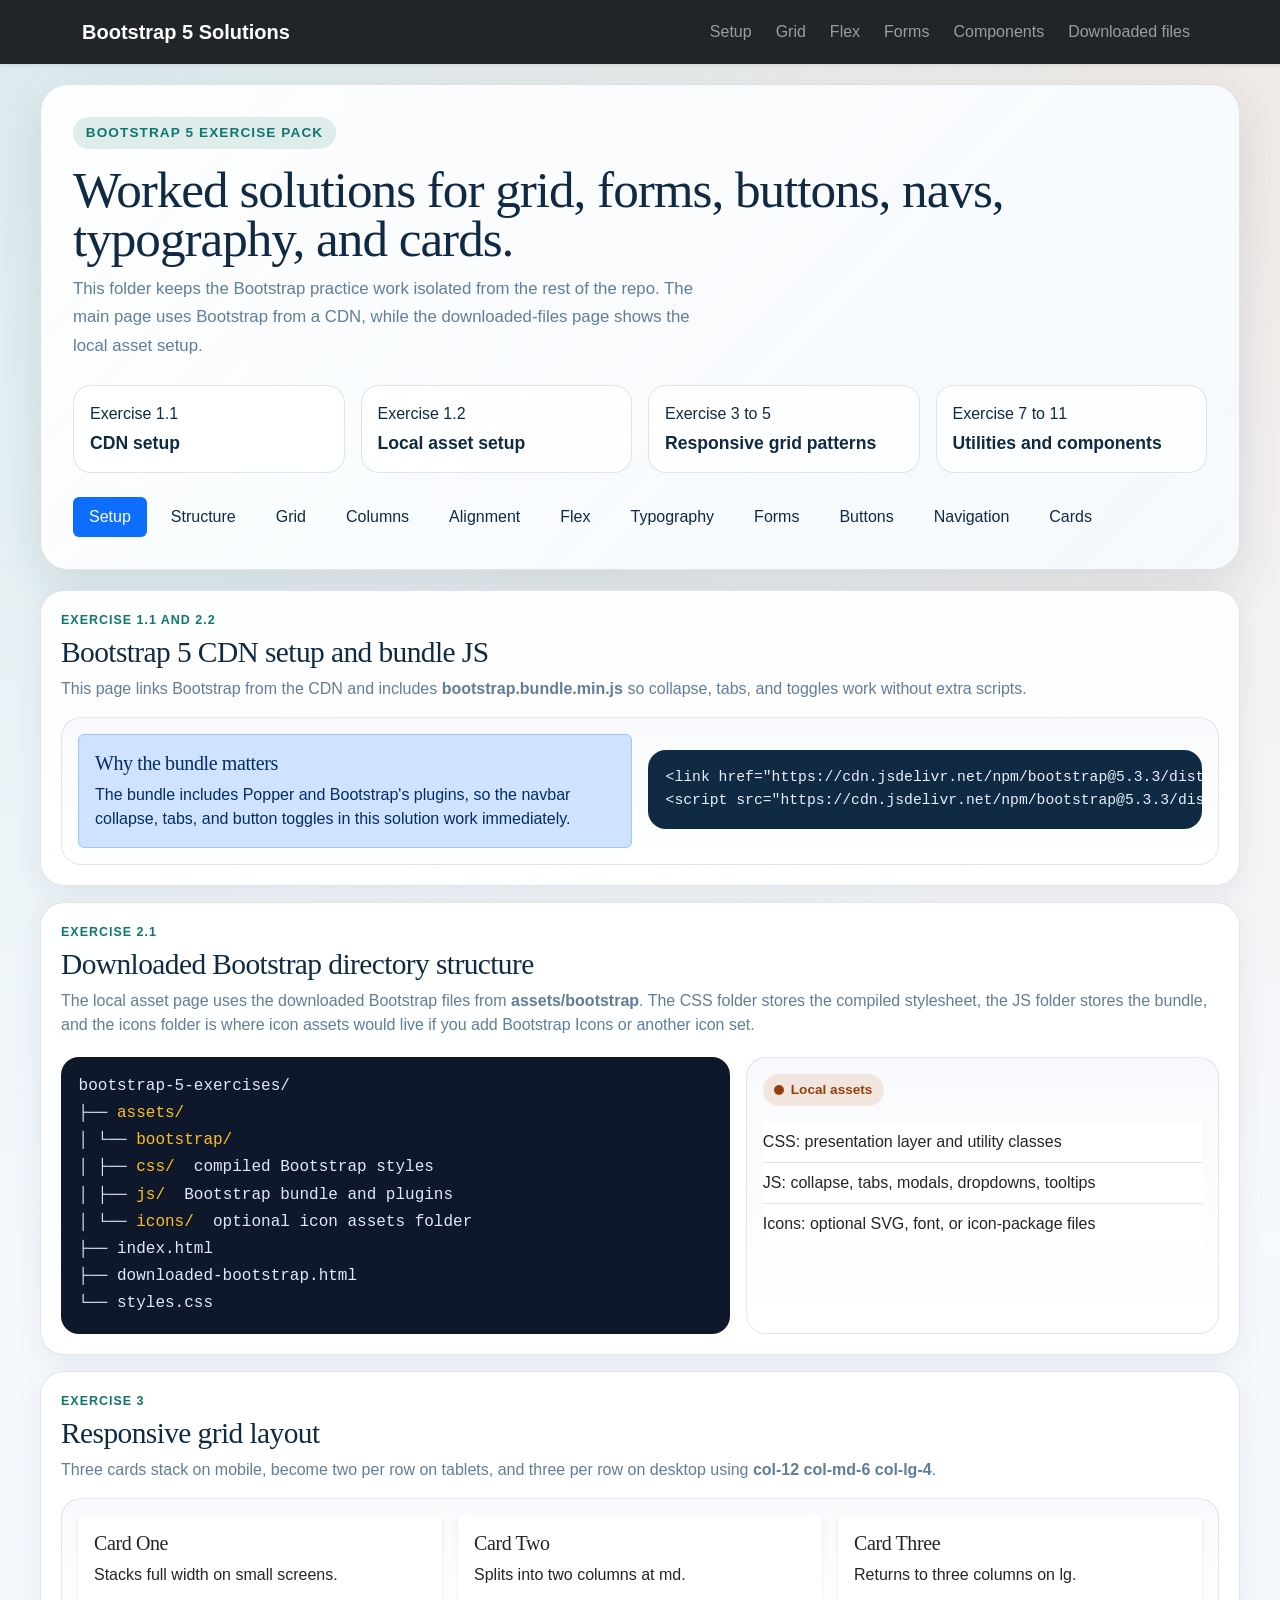
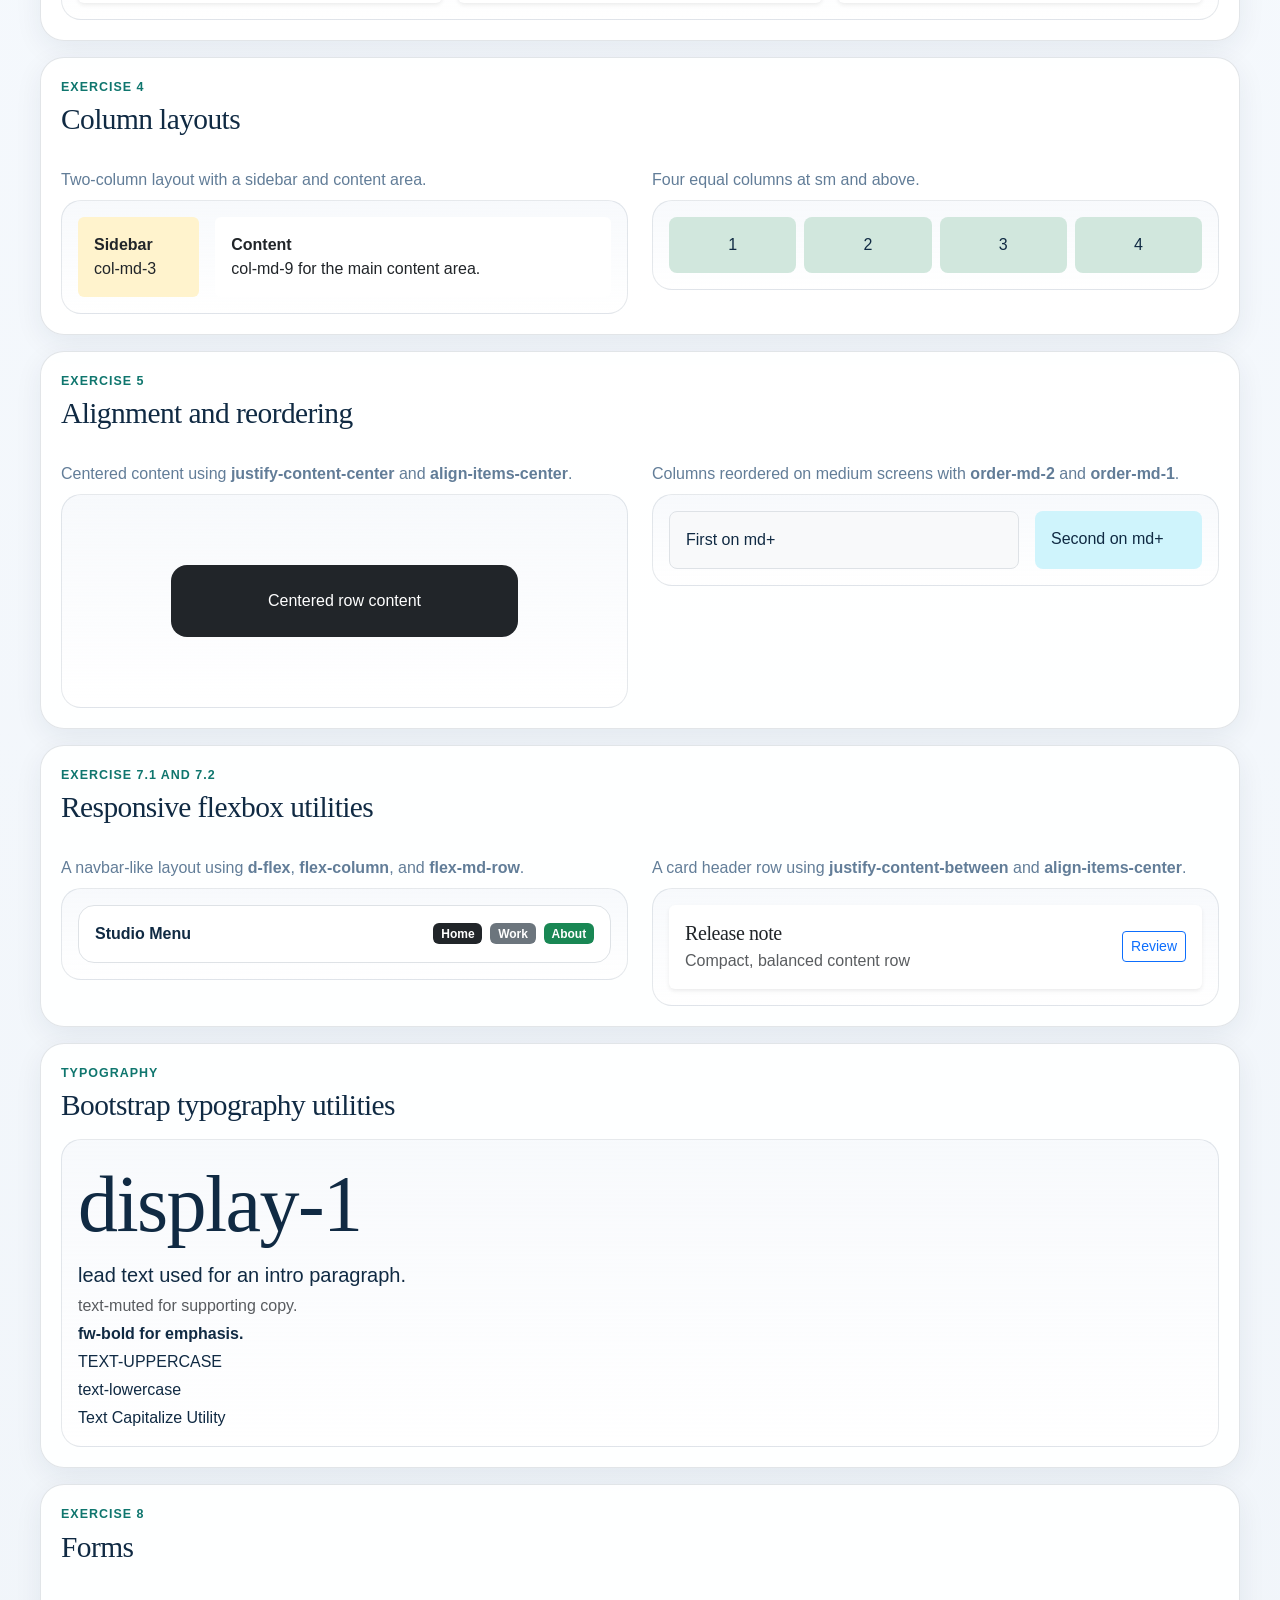
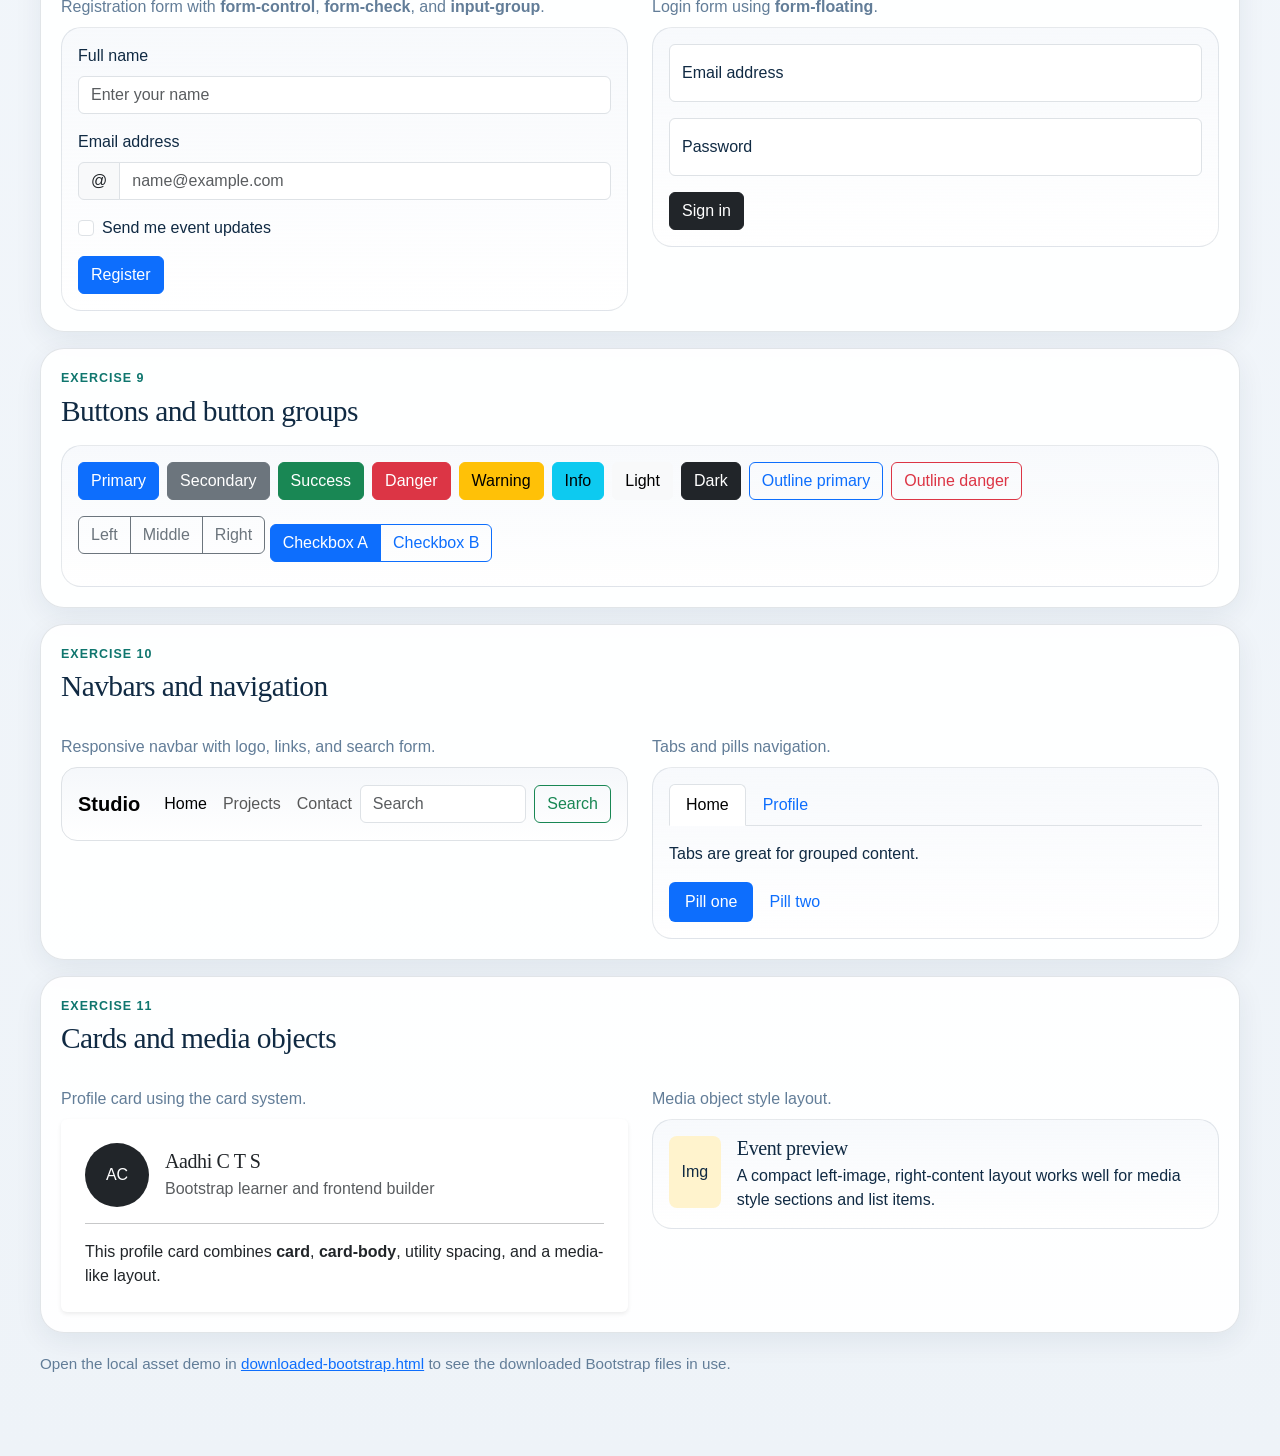
<file: bootstrap-5-exercises/index.html>
<!DOCTYPE html>
<html lang="en">
<head>
    <meta charset="UTF-8">
    <meta name="viewport" content="width=device-width, initial-scale=1.0">
    <title>Bootstrap 5 Exercises Solutions</title>
    <link href="https://cdn.jsdelivr.net/npm/bootstrap@5.3.3/dist/css/bootstrap.min.css" rel="stylesheet">
    <link rel="stylesheet" href="styles.css">
</head>
<body>
    <nav class="navbar navbar-expand-lg navbar-dark bg-dark sticky-top shadow-sm">
        <div class="container py-1">
            <a class="navbar-brand fw-semibold" href="#top">Bootstrap 5 Solutions</a>
            <button class="navbar-toggler" type="button" data-bs-toggle="collapse" data-bs-target="#solutionNav" aria-controls="solutionNav" aria-expanded="false" aria-label="Toggle navigation">
                <span class="navbar-toggler-icon"></span>
            </button>
            <div class="collapse navbar-collapse" id="solutionNav">
                <div class="navbar-nav ms-auto gap-lg-2">
                    <a class="nav-link" href="#setup">Setup</a>
                    <a class="nav-link" href="#grid">Grid</a>
                    <a class="nav-link" href="#flex">Flex</a>
                    <a class="nav-link" href="#forms">Forms</a>
                    <a class="nav-link" href="#components">Components</a>
                    <a class="nav-link" href="downloaded-bootstrap.html">Downloaded files</a>
                </div>
            </div>
        </div>
    </nav>

    <main class="page-shell" id="top">
        <section class="hero">
            <div class="hero-inner">
                <span class="hero-badge">Bootstrap 5 exercise pack</span>
                <h1>Worked solutions for grid, forms, buttons, navs, typography, and cards.</h1>
                <p class="hero-copy">
                    This folder keeps the Bootstrap practice work isolated from the rest of the repo.
                    The main page uses Bootstrap from a CDN, while the downloaded-files page shows the local asset setup.
                </p>
                <div class="hero-grid">
                    <div class="hero-chip"><span>Exercise 1.1</span><strong>CDN setup</strong></div>
                    <div class="hero-chip"><span>Exercise 1.2</span><strong>Local asset setup</strong></div>
                    <div class="hero-chip"><span>Exercise 3 to 5</span><strong>Responsive grid patterns</strong></div>
                    <div class="hero-chip"><span>Exercise 7 to 11</span><strong>Utilities and components</strong></div>
                </div>
                <div class="solution-nav nav nav-pills flex-wrap gap-2 mt-4">
                    <a class="nav-link active" href="#setup">Setup</a>
                    <a class="nav-link" href="#structure">Structure</a>
                    <a class="nav-link" href="#grid">Grid</a>
                    <a class="nav-link" href="#columns">Columns</a>
                    <a class="nav-link" href="#alignment">Alignment</a>
                    <a class="nav-link" href="#flex">Flex</a>
                    <a class="nav-link" href="#typography">Typography</a>
                    <a class="nav-link" href="#forms">Forms</a>
                    <a class="nav-link" href="#buttons">Buttons</a>
                    <a class="nav-link" href="#navigation">Navigation</a>
                    <a class="nav-link" href="#components">Cards</a>
                </div>
            </div>
        </section>

        <section class="section-card" id="setup">
            <div class="section-kicker">Exercise 1.1 and 2.2</div>
            <h2 class="section-title">Bootstrap 5 CDN setup and bundle JS</h2>
            <p class="section-copy">This page links Bootstrap from the CDN and includes <strong>bootstrap.bundle.min.js</strong> so collapse, tabs, and toggles work without extra scripts.</p>
            <div class="demo-surface mt-3">
                <div class="row g-3 align-items-stretch">
                    <div class="col-lg-6">
                        <div class="alert alert-primary h-100 mb-0" role="alert">
                            <h3 class="h5">Why the bundle matters</h3>
                            <p class="mb-0">The bundle includes Popper and Bootstrap's plugins, so the navbar collapse, tabs, and button toggles in this solution work immediately.</p>
                        </div>
                    </div>
                    <div class="col-lg-6">
                        <pre class="code-block mb-0"><code>&lt;link href="https://cdn.jsdelivr.net/npm/bootstrap@5.3.3/dist/css/bootstrap.min.css" rel="stylesheet"&gt;
&lt;script src="https://cdn.jsdelivr.net/npm/bootstrap@5.3.3/dist/js/bootstrap.bundle.min.js"&gt;&lt;/script&gt;</code></pre>
                    </div>
                </div>
            </div>
        </section>

        <section class="section-card" id="structure">
            <div class="section-kicker">Exercise 2.1</div>
            <h2 class="section-title">Downloaded Bootstrap directory structure</h2>
            <p class="section-copy">The local asset page uses the downloaded Bootstrap files from <strong>assets/bootstrap</strong>. The CSS folder stores the compiled stylesheet, the JS folder stores the bundle, and the icons folder is where icon assets would live if you add Bootstrap Icons or another icon set.</p>
            <div class="row g-3 mt-1">
                <div class="col-lg-7">
                    <div class="directory-tree h-100">
                        bootstrap-5-exercises/<br>
                        ├── <span class="accent">assets/</span><br>
                        │   └── <span class="accent">bootstrap/</span><br>
                        │       ├── <span class="accent">css/</span>  &nbsp;compiled Bootstrap styles<br>
                        │       ├── <span class="accent">js/</span>   &nbsp;Bootstrap bundle and plugins<br>
                        │       └── <span class="accent">icons/</span> &nbsp;optional icon assets folder<br>
                        ├── index.html<br>
                        ├── downloaded-bootstrap.html<br>
                        └── styles.css
                    </div>
                </div>
                <div class="col-lg-5">
                    <div class="demo-surface h-100">
                        <span class="pill-note mb-3"><span class="icon-dot"></span> Local assets</span>
                        <ul class="list-group list-group-flush">
                            <li class="list-group-item px-0">CSS: presentation layer and utility classes</li>
                            <li class="list-group-item px-0">JS: collapse, tabs, modals, dropdowns, tooltips</li>
                            <li class="list-group-item px-0">Icons: optional SVG, font, or icon-package files</li>
                        </ul>
                    </div>
                </div>
            </div>
        </section>

        <section class="section-card" id="grid">
            <div class="section-kicker">Exercise 3</div>
            <h2 class="section-title">Responsive grid layout</h2>
            <p class="section-copy">Three cards stack on mobile, become two per row on tablets, and three per row on desktop using <strong>col-12 col-md-6 col-lg-4</strong>.</p>
            <div class="demo-surface mt-3">
                <div class="row g-3">
                    <div class="col-12 col-md-6 col-lg-4"><div class="card h-100 border-0 shadow-sm"><div class="card-body"><h3 class="h5">Card One</h3><p class="mb-0">Stacks full width on small screens.</p></div></div></div>
                    <div class="col-12 col-md-6 col-lg-4"><div class="card h-100 border-0 shadow-sm"><div class="card-body"><h3 class="h5">Card Two</h3><p class="mb-0">Splits into two columns at md.</p></div></div></div>
                    <div class="col-12 col-md-6 col-lg-4"><div class="card h-100 border-0 shadow-sm"><div class="card-body"><h3 class="h5">Card Three</h3><p class="mb-0">Returns to three columns on lg.</p></div></div></div>
                </div>
            </div>
        </section>

        <section class="section-card" id="columns">
            <div class="section-kicker">Exercise 4</div>
            <h2 class="section-title">Column layouts</h2>
            <div class="row g-4 mt-1">
                <div class="col-lg-6">
                    <p class="section-copy mb-2">Two-column layout with a sidebar and content area.</p>
                    <div class="demo-surface">
                        <div class="row g-3">
                            <aside class="col-md-3">
                                <div class="card border-0 bg-warning-subtle h-100"><div class="card-body"><strong>Sidebar</strong><p class="mb-0">col-md-3</p></div></div>
                            </aside>
                            <section class="col-md-9">
                                <div class="card border-0 bg-body h-100"><div class="card-body"><strong>Content</strong><p class="mb-0">col-md-9 for the main content area.</p></div></div>
                            </section>
                        </div>
                    </div>
                </div>
                <div class="col-lg-6">
                    <p class="section-copy mb-2">Four equal columns at sm and above.</p>
                    <div class="demo-surface">
                        <div class="row g-2 text-center">
                            <div class="col-sm-3"><div class="p-3 bg-success-subtle rounded-3">1</div></div>
                            <div class="col-sm-3"><div class="p-3 bg-success-subtle rounded-3">2</div></div>
                            <div class="col-sm-3"><div class="p-3 bg-success-subtle rounded-3">3</div></div>
                            <div class="col-sm-3"><div class="p-3 bg-success-subtle rounded-3">4</div></div>
                        </div>
                    </div>
                </div>
            </div>
        </section>

        <section class="section-card" id="alignment">
            <div class="section-kicker">Exercise 5</div>
            <h2 class="section-title">Alignment and reordering</h2>
            <div class="row g-4 mt-1">
                <div class="col-lg-6">
                    <p class="section-copy mb-2">Centered content using <strong>justify-content-center</strong> and <strong>align-items-center</strong>.</p>
                    <div class="demo-surface">
                        <div class="row justify-content-center align-items-center" style="min-height: 180px;">
                            <div class="col-10 col-md-8">
                                <div class="p-4 rounded-4 text-center bg-dark text-white">Centered row content</div>
                            </div>
                        </div>
                    </div>
                </div>
                <div class="col-lg-6">
                    <p class="section-copy mb-2">Columns reordered on medium screens with <strong>order-md-2</strong> and <strong>order-md-1</strong>.</p>
                    <div class="demo-surface">
                        <div class="row g-3">
                            <div class="col-md-4 order-md-2"><div class="p-3 rounded-3 bg-info-subtle h-100">Second on md+</div></div>
                            <div class="col-md-8 order-md-1"><div class="p-3 rounded-3 bg-light h-100 border">First on md+</div></div>
                        </div>
                    </div>
                </div>
            </div>
        </section>

        <section class="section-card" id="flex">
            <div class="section-kicker">Exercise 7.1 and 7.2</div>
            <h2 class="section-title">Responsive flexbox utilities</h2>
            <div class="row g-4 mt-1">
                <div class="col-lg-6">
                    <p class="section-copy mb-2">A navbar-like layout using <strong>d-flex</strong>, <strong>flex-column</strong>, and <strong>flex-md-row</strong>.</p>
                    <div class="demo-surface">
                        <div class="d-flex flex-column flex-md-row justify-content-between align-items-md-center gap-2 p-3 rounded-4 bg-white border">
                            <strong>Studio Menu</strong>
                            <div class="d-flex gap-2 flex-wrap">
                                <span class="badge text-bg-dark">Home</span>
                                <span class="badge text-bg-secondary">Work</span>
                                <span class="badge text-bg-success">About</span>
                            </div>
                        </div>
                    </div>
                </div>
                <div class="col-lg-6">
                    <p class="section-copy mb-2">A card header row using <strong>justify-content-between</strong> and <strong>align-items-center</strong>.</p>
                    <div class="demo-surface">
                        <div class="card border-0 shadow-sm">
                            <div class="card-body d-flex justify-content-between align-items-center">
                                <div>
                                    <h3 class="h5 mb-1">Release note</h3>
                                    <p class="text-muted mb-0">Compact, balanced content row</p>
                                </div>
                                <button class="btn btn-outline-primary btn-sm" type="button">Review</button>
                            </div>
                        </div>
                    </div>
                </div>
            </div>
        </section>

        <section class="section-card" id="typography">
            <div class="section-kicker">Typography</div>
            <h2 class="section-title">Bootstrap typography utilities</h2>
            <div class="demo-surface mt-3">
                <div class="display-font display-1 mb-2">display-1</div>
                <p class="lead mb-1">lead text used for an intro paragraph.</p>
                <p class="text-muted mb-1">text-muted for supporting copy.</p>
                <p class="fw-bold mb-1">fw-bold for emphasis.</p>
                <p class="text-uppercase mb-1">text-uppercase</p>
                <p class="text-lowercase mb-1">TEXT-LOWERCASE</p>
                <p class="text-capitalize mb-0">text capitalize utility</p>
            </div>
        </section>

        <section class="section-card" id="forms">
            <div class="section-kicker">Exercise 8</div>
            <h2 class="section-title">Forms</h2>
            <div class="row g-4 mt-1">
                <div class="col-lg-6">
                    <p class="section-copy mb-2">Registration form with <strong>form-control</strong>, <strong>form-check</strong>, and <strong>input-group</strong>.</p>
                    <form class="demo-surface p-3">
                        <div class="mb-3">
                            <label class="form-label" for="nameDemo">Full name</label>
                            <input id="nameDemo" class="form-control" type="text" placeholder="Enter your name">
                        </div>
                        <div class="mb-3">
                            <label class="form-label" for="emailDemo">Email address</label>
                            <div class="input-group">
                                <span class="input-group-text">@</span>
                                <input id="emailDemo" class="form-control" type="email" placeholder="name@example.com">
                            </div>
                        </div>
                        <div class="mb-3 form-check">
                            <input class="form-check-input" type="checkbox" id="updatesDemo">
                            <label class="form-check-label" for="updatesDemo">Send me event updates</label>
                        </div>
                        <button class="btn btn-primary" type="button">Register</button>
                    </form>
                </div>
                <div class="col-lg-6">
                    <p class="section-copy mb-2">Login form using <strong>form-floating</strong>.</p>
                    <form class="demo-surface p-3">
                        <div class="form-floating mb-3">
                            <input type="email" class="form-control" id="floatingEmail" placeholder="name@example.com">
                            <label for="floatingEmail">Email address</label>
                        </div>
                        <div class="form-floating mb-3">
                            <input type="password" class="form-control" id="floatingPassword" placeholder="Password">
                            <label for="floatingPassword">Password</label>
                        </div>
                        <button class="btn btn-dark" type="button">Sign in</button>
                    </form>
                </div>
            </div>
        </section>

        <section class="section-card" id="buttons">
            <div class="section-kicker">Exercise 9</div>
            <h2 class="section-title">Buttons and button groups</h2>
            <div class="demo-surface mt-3">
                <div class="d-flex flex-wrap gap-2 mb-3">
                    <button class="btn btn-primary" type="button">Primary</button>
                    <button class="btn btn-secondary" type="button">Secondary</button>
                    <button class="btn btn-success" type="button">Success</button>
                    <button class="btn btn-danger" type="button">Danger</button>
                    <button class="btn btn-warning" type="button">Warning</button>
                    <button class="btn btn-info" type="button">Info</button>
                    <button class="btn btn-light" type="button">Light</button>
                    <button class="btn btn-dark" type="button">Dark</button>
                    <button class="btn btn-outline-primary" type="button">Outline primary</button>
                    <button class="btn btn-outline-danger" type="button">Outline danger</button>
                </div>
                <div class="btn-group mb-3" role="group" aria-label="Button group example">
                    <button class="btn btn-outline-secondary" type="button">Left</button>
                    <button class="btn btn-outline-secondary" type="button">Middle</button>
                    <button class="btn btn-outline-secondary" type="button">Right</button>
                </div>
                <div class="btn-group" role="group" aria-label="Toggle buttons">
                    <input type="checkbox" class="btn-check" id="toggleA" autocomplete="off" checked>
                    <label class="btn btn-outline-primary" for="toggleA">Checkbox A</label>
                    <input type="checkbox" class="btn-check" id="toggleB" autocomplete="off">
                    <label class="btn btn-outline-primary" for="toggleB">Checkbox B</label>
                </div>
            </div>
        </section>

        <section class="section-card" id="navigation">
            <div class="section-kicker">Exercise 10</div>
            <h2 class="section-title">Navbars and navigation</h2>
            <div class="row g-4 mt-1">
                <div class="col-lg-6">
                    <p class="section-copy mb-2">Responsive navbar with logo, links, and search form.</p>
                    <nav class="navbar navbar-expand-lg navbar-light bg-light rounded-4 border demo-surface">
                        <div class="container-fluid px-0">
                            <a class="navbar-brand fw-bold" href="#">Studio</a>
                            <button class="navbar-toggler" type="button" data-bs-toggle="collapse" data-bs-target="#miniNav" aria-controls="miniNav" aria-expanded="false" aria-label="Toggle navigation">
                                <span class="navbar-toggler-icon"></span>
                            </button>
                            <div class="collapse navbar-collapse" id="miniNav">
                                <ul class="navbar-nav me-auto mb-2 mb-lg-0">
                                    <li class="nav-item"><a class="nav-link active" href="#">Home</a></li>
                                    <li class="nav-item"><a class="nav-link" href="#">Projects</a></li>
                                    <li class="nav-item"><a class="nav-link" href="#">Contact</a></li>
                                </ul>
                                <form class="d-flex" role="search">
                                    <input class="form-control me-2" type="search" placeholder="Search" aria-label="Search">
                                    <button class="btn btn-outline-success" type="submit">Search</button>
                                </form>
                            </div>
                        </div>
                    </nav>
                </div>
                <div class="col-lg-6">
                    <p class="section-copy mb-2">Tabs and pills navigation.</p>
                    <div class="demo-surface">
                        <ul class="nav nav-tabs mb-3" id="tabDemo" role="tablist">
                            <li class="nav-item" role="presentation"><button class="nav-link active" id="home-tab" data-bs-toggle="tab" data-bs-target="#home-pane" type="button" role="tab">Home</button></li>
                            <li class="nav-item" role="presentation"><button class="nav-link" id="profile-tab" data-bs-toggle="tab" data-bs-target="#profile-pane" type="button" role="tab">Profile</button></li>
                        </ul>
                        <div class="tab-content">
                            <div class="tab-pane fade show active" id="home-pane" role="tabpanel">Tabs are great for grouped content.</div>
                            <div class="tab-pane fade" id="profile-pane" role="tabpanel">Pills and tabs both use Bootstrap's JS bundle.</div>
                        </div>
                        <ul class="nav nav-pills mt-3">
                            <li class="nav-item"><a class="nav-link active" href="#">Pill one</a></li>
                            <li class="nav-item"><a class="nav-link" href="#">Pill two</a></li>
                        </ul>
                    </div>
                </div>
            </div>
        </section>

        <section class="section-card" id="components">
            <div class="section-kicker">Exercise 11</div>
            <h2 class="section-title">Cards and media objects</h2>
            <div class="row g-4 mt-1">
                <div class="col-lg-6">
                    <p class="section-copy mb-2">Profile card using the card system.</p>
                    <div class="card border-0 shadow-sm">
                        <div class="card-body p-4">
                            <div class="d-flex align-items-center gap-3">
                                <div class="rounded-circle bg-dark text-white d-flex align-items-center justify-content-center" style="width: 64px; height: 64px;">AC</div>
                                <div>
                                    <h3 class="h5 mb-1">Aadhi C T S</h3>
                                    <p class="text-muted mb-0">Bootstrap learner and frontend builder</p>
                                </div>
                            </div>
                            <hr>
                            <p class="mb-0">This profile card combines <strong>card</strong>, <strong>card-body</strong>, utility spacing, and a media-like layout.</p>
                        </div>
                    </div>
                </div>
                <div class="col-lg-6">
                    <p class="section-copy mb-2">Media object style layout.</p>
                    <div class="demo-surface">
                        <div class="d-flex gap-3 align-items-start">
                            <div class="rounded-3 bg-warning-subtle d-flex align-items-center justify-content-center" style="width: 72px; height: 72px;">Img</div>
                            <div>
                                <h3 class="h5 mb-1">Event preview</h3>
                                <p class="mb-0">A compact left-image, right-content layout works well for media style sections and list items.</p>
                            </div>
                        </div>
                    </div>
                </div>
            </div>
        </section>

        <p class="footer-note">Open the local asset demo in <a href="downloaded-bootstrap.html">downloaded-bootstrap.html</a> to see the downloaded Bootstrap files in use.</p>
    </main>

    <script src="https://cdn.jsdelivr.net/npm/bootstrap@5.3.3/dist/js/bootstrap.bundle.min.js"></script>
</body>
</html>
</file>
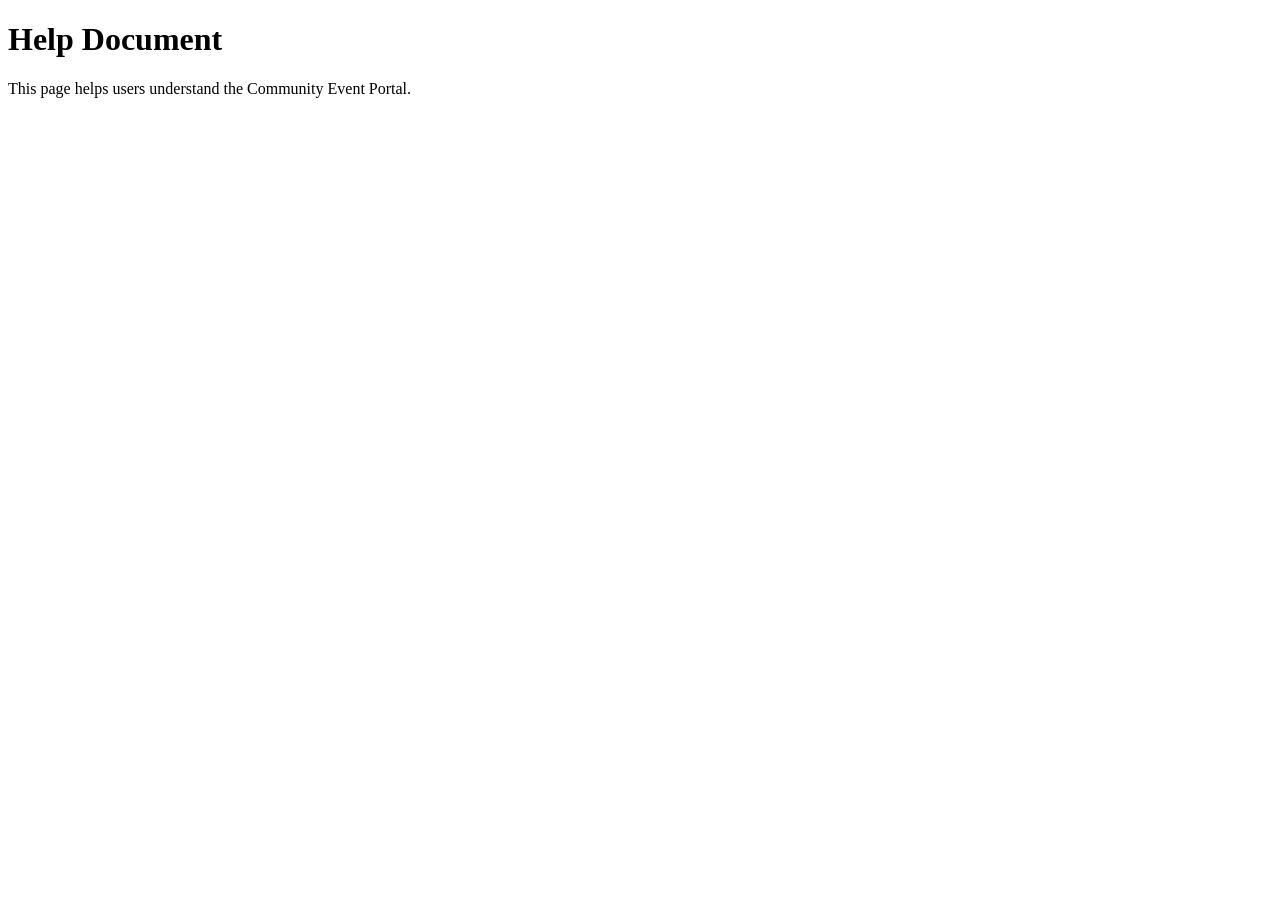
<file: help.html>
<!DOCTYPE html>
<html lang="en">
<head>
    <meta charset="UTF-8">
    <title>Help Page</title>
</head>
<body>
    <h1>Help Document</h1>
    <p>This page helps users understand the Community Event Portal.</p>
</body>
</html>
</file>
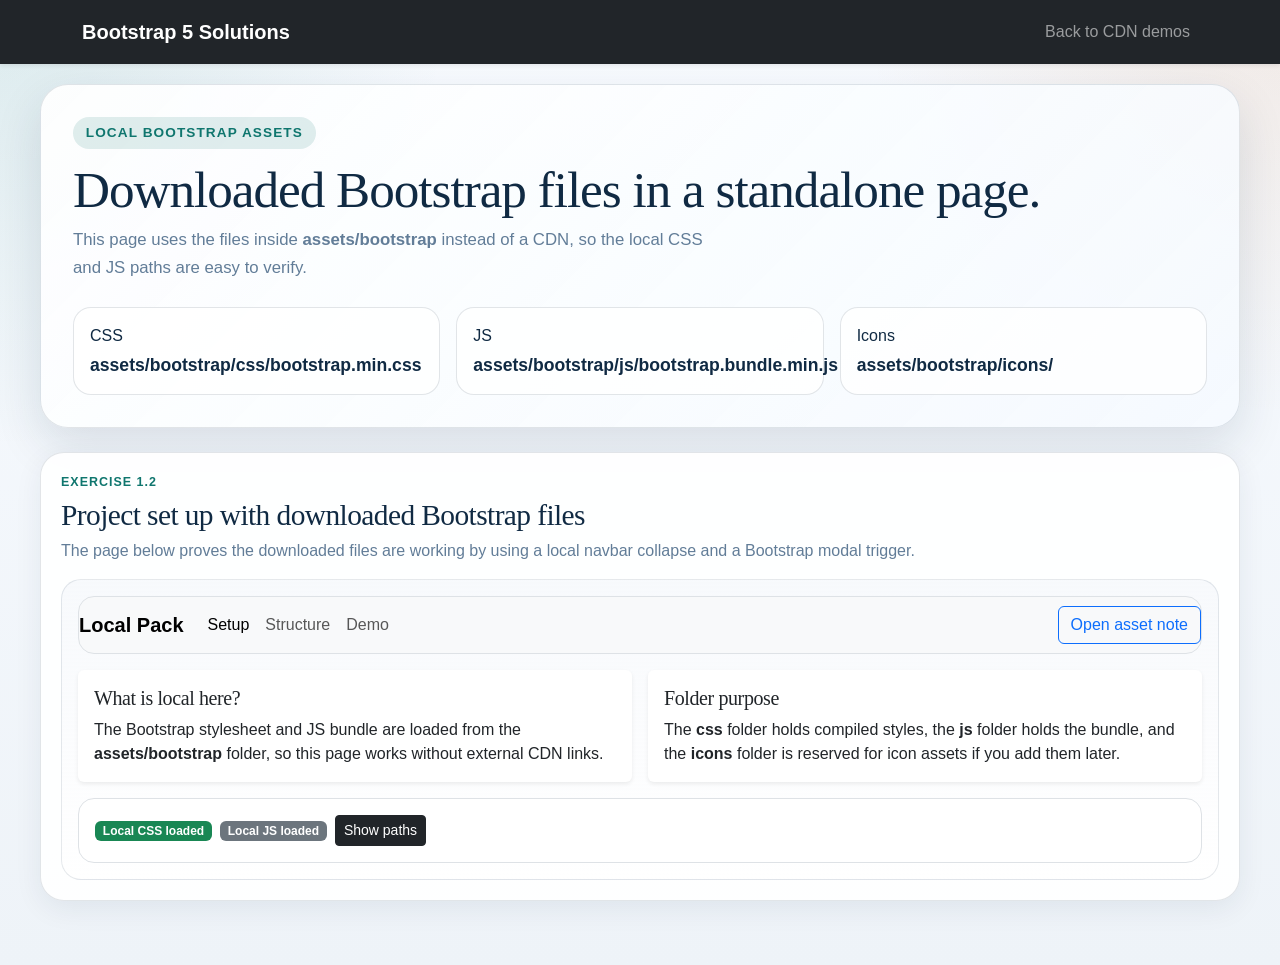
<file: bootstrap-5-exercises/downloaded-bootstrap.html>
<!DOCTYPE html>
<html lang="en">
<head>
    <meta charset="UTF-8">
    <meta name="viewport" content="width=device-width, initial-scale=1.0">
    <title>Bootstrap 5 Downloaded Files Demo</title>
    <link rel="stylesheet" href="assets/bootstrap/css/bootstrap.min.css">
    <link rel="stylesheet" href="styles.css">
</head>
<body>
    <nav class="navbar navbar-expand-lg navbar-dark bg-dark sticky-top shadow-sm">
        <div class="container py-1">
            <a class="navbar-brand fw-semibold" href="index.html">Bootstrap 5 Solutions</a>
            <button class="navbar-toggler" type="button" data-bs-toggle="collapse" data-bs-target="#downloadNav" aria-controls="downloadNav" aria-expanded="false" aria-label="Toggle navigation">
                <span class="navbar-toggler-icon"></span>
            </button>
            <div class="collapse navbar-collapse" id="downloadNav">
                <div class="navbar-nav ms-auto">
                    <a class="nav-link" href="index.html">Back to CDN demos</a>
                </div>
            </div>
        </div>
    </nav>

    <main class="page-shell">
        <section class="hero">
            <div class="hero-inner">
                <span class="hero-badge">Local bootstrap assets</span>
                <h1>Downloaded Bootstrap files in a standalone page.</h1>
                <p class="hero-copy">
                    This page uses the files inside <strong>assets/bootstrap</strong> instead of a CDN, so the local CSS and JS paths are easy to verify.
                </p>
                <div class="hero-grid">
                    <div class="hero-chip"><span>CSS</span><strong>assets/bootstrap/css/bootstrap.min.css</strong></div>
                    <div class="hero-chip"><span>JS</span><strong>assets/bootstrap/js/bootstrap.bundle.min.js</strong></div>
                    <div class="hero-chip"><span>Icons</span><strong>assets/bootstrap/icons/</strong></div>
                </div>
            </div>
        </section>

        <section class="section-card mt-4">
            <div class="section-kicker">Exercise 1.2</div>
            <h2 class="section-title">Project set up with downloaded Bootstrap files</h2>
            <p class="section-copy">The page below proves the downloaded files are working by using a local navbar collapse and a Bootstrap modal trigger.</p>
            <div class="demo-surface mt-3">
                <nav class="navbar navbar-expand-lg navbar-light bg-light rounded-4 border mb-3">
                    <div class="container-fluid px-0">
                        <a class="navbar-brand fw-bold" href="#">Local Pack</a>
                        <button class="navbar-toggler" type="button" data-bs-toggle="collapse" data-bs-target="#localNav" aria-controls="localNav" aria-expanded="false" aria-label="Toggle navigation">
                            <span class="navbar-toggler-icon"></span>
                        </button>
                        <div class="collapse navbar-collapse" id="localNav">
                            <ul class="navbar-nav me-auto mb-2 mb-lg-0">
                                <li class="nav-item"><a class="nav-link active" href="#localSetup">Setup</a></li>
                                <li class="nav-item"><a class="nav-link" href="#localStructure">Structure</a></li>
                                <li class="nav-item"><a class="nav-link" href="#localDemo">Demo</a></li>
                            </ul>
                            <button class="btn btn-outline-primary" type="button" data-bs-toggle="modal" data-bs-target="#assetModal">Open asset note</button>
                        </div>
                    </div>
                </nav>

                <div class="row g-3" id="localDemo">
                    <div class="col-lg-6">
                        <div class="card border-0 shadow-sm h-100">
                            <div class="card-body" id="localSetup">
                                <h3 class="h5">What is local here?</h3>
                                <p class="mb-0">The Bootstrap stylesheet and JS bundle are loaded from the <strong>assets/bootstrap</strong> folder, so this page works without external CDN links.</p>
                            </div>
                        </div>
                    </div>
                    <div class="col-lg-6" id="localStructure">
                        <div class="card border-0 shadow-sm h-100">
                            <div class="card-body">
                                <h3 class="h5">Folder purpose</h3>
                                <p class="mb-0">The <strong>css</strong> folder holds compiled styles, the <strong>js</strong> folder holds the bundle, and the <strong>icons</strong> folder is reserved for icon assets if you add them later.</p>
                            </div>
                        </div>
                    </div>
                </div>

                <div class="mt-3 p-3 border rounded-4 bg-white">
                    <div class="d-flex flex-wrap gap-2 align-items-center">
                        <span class="badge text-bg-success">Local CSS loaded</span>
                        <span class="badge text-bg-secondary">Local JS loaded</span>
                        <button class="btn btn-sm btn-dark" type="button" data-bs-toggle="collapse" data-bs-target="#localCode" aria-expanded="false" aria-controls="localCode">Show paths</button>
                    </div>
                    <div class="collapse mt-3" id="localCode">
                        <pre class="code-block mb-0"><code>&lt;link rel="stylesheet" href="assets/bootstrap/css/bootstrap.min.css"&gt;
&lt;script src="assets/bootstrap/js/bootstrap.bundle.min.js"&gt;&lt;/script&gt;</code></pre>
                    </div>
                </div>
            </div>
        </section>
    </main>

    <div class="modal fade" id="assetModal" tabindex="-1" aria-labelledby="assetModalLabel" aria-hidden="true">
        <div class="modal-dialog modal-dialog-centered">
            <div class="modal-content">
                <div class="modal-header">
                    <h2 class="modal-title fs-5" id="assetModalLabel">Asset folder note</h2>
                    <button type="button" class="btn-close" data-bs-dismiss="modal" aria-label="Close"></button>
                </div>
                <div class="modal-body">
                    The icons folder is included in the folder structure so this exercise mirrors a real downloaded Bootstrap setup. Add Bootstrap Icons or other SVG assets there if needed.
                </div>
                <div class="modal-footer">
                    <button type="button" class="btn btn-secondary" data-bs-dismiss="modal">Close</button>
                </div>
            </div>
        </div>
    </div>

    <script src="assets/bootstrap/js/bootstrap.bundle.min.js"></script>
</body>
</html>
</file>
<file: bootstrap-5-exercises/styles.css>
:root {
    --ink: #102a43;
    --muted: #627d98;
    --canvas: #f4f7fb;
    --panel: #ffffff;
    --line: rgba(16, 42, 67, 0.12);
    --accent: #0f766e;
    --accent-2: #b45309;
    --shadow: 0 18px 48px rgba(16, 42, 67, 0.12);
}

* {
    box-sizing: border-box;
}

html {
    scroll-behavior: smooth;
}

body {
    margin: 0;
    color: var(--ink);
    background:
        radial-gradient(circle at top left, rgba(15, 118, 110, 0.12), transparent 28%),
        radial-gradient(circle at top right, rgba(180, 83, 9, 0.10), transparent 26%),
        linear-gradient(180deg, #f8fbff 0%, #eef3f8 100%);
    font-family: "Trebuchet MS", "Gill Sans", "Segoe UI", sans-serif;
}

h1, h2, h3, h4, .display-font {
    font-family: Georgia, "Times New Roman", serif;
    letter-spacing: -0.02em;
}

.page-shell {
    width: min(1200px, calc(100% - 2rem));
    margin: 0 auto;
    padding: 1.25rem 0 4rem;
}

.hero {
    border: 1px solid var(--line);
    border-radius: 28px;
    background: linear-gradient(135deg, rgba(255, 255, 255, 0.92), rgba(245, 250, 255, 0.86));
    box-shadow: var(--shadow);
    overflow: hidden;
}

.hero-inner {
    padding: 2rem;
}

.hero-badge {
    display: inline-flex;
    align-items: center;
    gap: 0.5rem;
    padding: 0.35rem 0.8rem;
    border-radius: 999px;
    background: rgba(15, 118, 110, 0.12);
    color: var(--accent);
    font-size: 0.85rem;
    font-weight: 700;
    text-transform: uppercase;
    letter-spacing: 0.08em;
}

.hero h1 {
    margin: 1rem 0 0.75rem;
    font-size: clamp(2.3rem, 4vw, 4.2rem);
    line-height: 0.96;
}

.hero-copy {
    max-width: 70ch;
    color: var(--muted);
    font-size: 1.05rem;
    line-height: 1.7;
}

.hero-grid {
    display: grid;
    grid-template-columns: repeat(auto-fit, minmax(190px, 1fr));
    gap: 1rem;
    margin-top: 1.5rem;
}

.hero-chip {
    padding: 1rem;
    border-radius: 18px;
    background: rgba(255, 255, 255, 0.78);
    border: 1px solid var(--line);
}

.hero-chip span {
    display: block;
}

.hero-chip strong {
    display: block;
    margin-top: 0.25rem;
    font-size: 1.1rem;
}

.solution-nav {
    margin-top: 1rem;
}

.solution-nav .nav-link {
    color: var(--ink);
}

.solution-nav .nav-link:hover,
.solution-nav .nav-link:focus {
    color: var(--accent);
}

.section-card {
    margin-top: 1.25rem;
    padding: 1.25rem;
    border: 1px solid var(--line);
    border-radius: 24px;
    background: rgba(255, 255, 255, 0.92);
    box-shadow: 0 8px 28px rgba(16, 42, 67, 0.07);
}

.section-card + .section-card {
    margin-top: 1rem;
}

.section-kicker {
    margin-bottom: 0.35rem;
    color: var(--accent);
    font-weight: 700;
    text-transform: uppercase;
    letter-spacing: 0.08em;
    font-size: 0.78rem;
}

.section-title {
    margin: 0 0 0.4rem;
    font-size: clamp(1.5rem, 2.3vw, 2rem);
}

.section-copy {
    margin: 0;
    color: var(--muted);
}

.demo-surface {
    border: 1px solid rgba(16, 42, 67, 0.10);
    border-radius: 20px;
    background: linear-gradient(180deg, rgba(244, 247, 251, 0.7), rgba(255, 255, 255, 0.98));
    padding: 1rem;
}

.demo-surface .card,
.demo-surface .alert,
.demo-surface .list-group,
.demo-surface .table,
.demo-surface .form-control,
.demo-surface .form-select {
    box-shadow: none;
}

.code-block {
    margin: 1rem 0 0;
    border-radius: 18px;
    background: #102a43;
    color: #e6f0ff;
    padding: 1rem 1.1rem;
    overflow-x: auto;
    font-size: 0.92rem;
    line-height: 1.6;
}

.directory-tree {
    border-radius: 18px;
    background: #0f172a;
    color: #dbeafe;
    padding: 1rem 1.1rem;
    font-family: Consolas, "Courier New", monospace;
    line-height: 1.7;
}

.directory-tree .accent {
    color: #fbbf24;
}

.pill-note {
    display: inline-flex;
    align-items: center;
    gap: 0.45rem;
    padding: 0.35rem 0.7rem;
    border-radius: 999px;
    background: rgba(180, 83, 9, 0.12);
    color: #92400e;
    font-size: 0.85rem;
    font-weight: 700;
}

.icon-dot {
    width: 0.6rem;
    height: 0.6rem;
    border-radius: 999px;
    background: currentColor;
    display: inline-block;
}

.footer-note {
    margin-top: 1.25rem;
    color: var(--muted);
    font-size: 0.95rem;
}

@media (max-width: 767.98px) {
    .hero-inner {
        padding: 1.25rem;
    }

    .section-card {
        padding: 1rem;
    }
}
</file>
